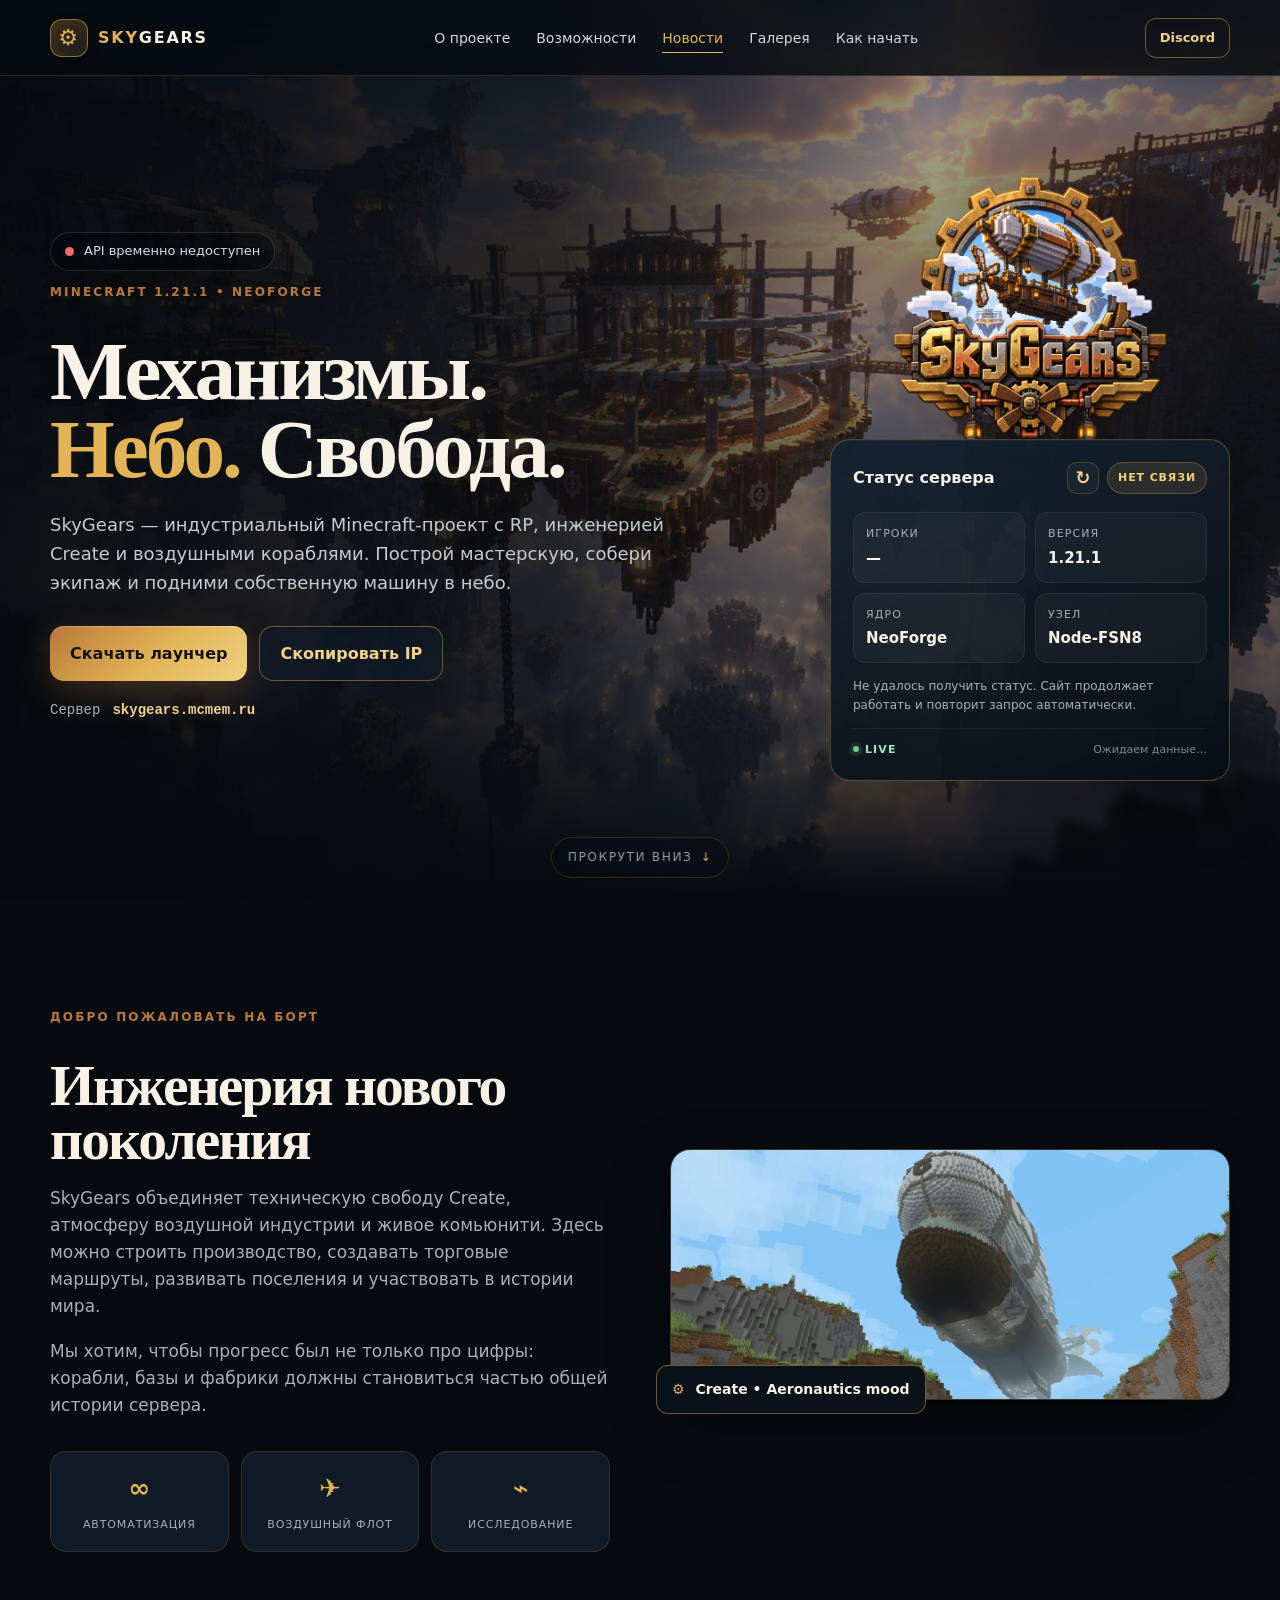
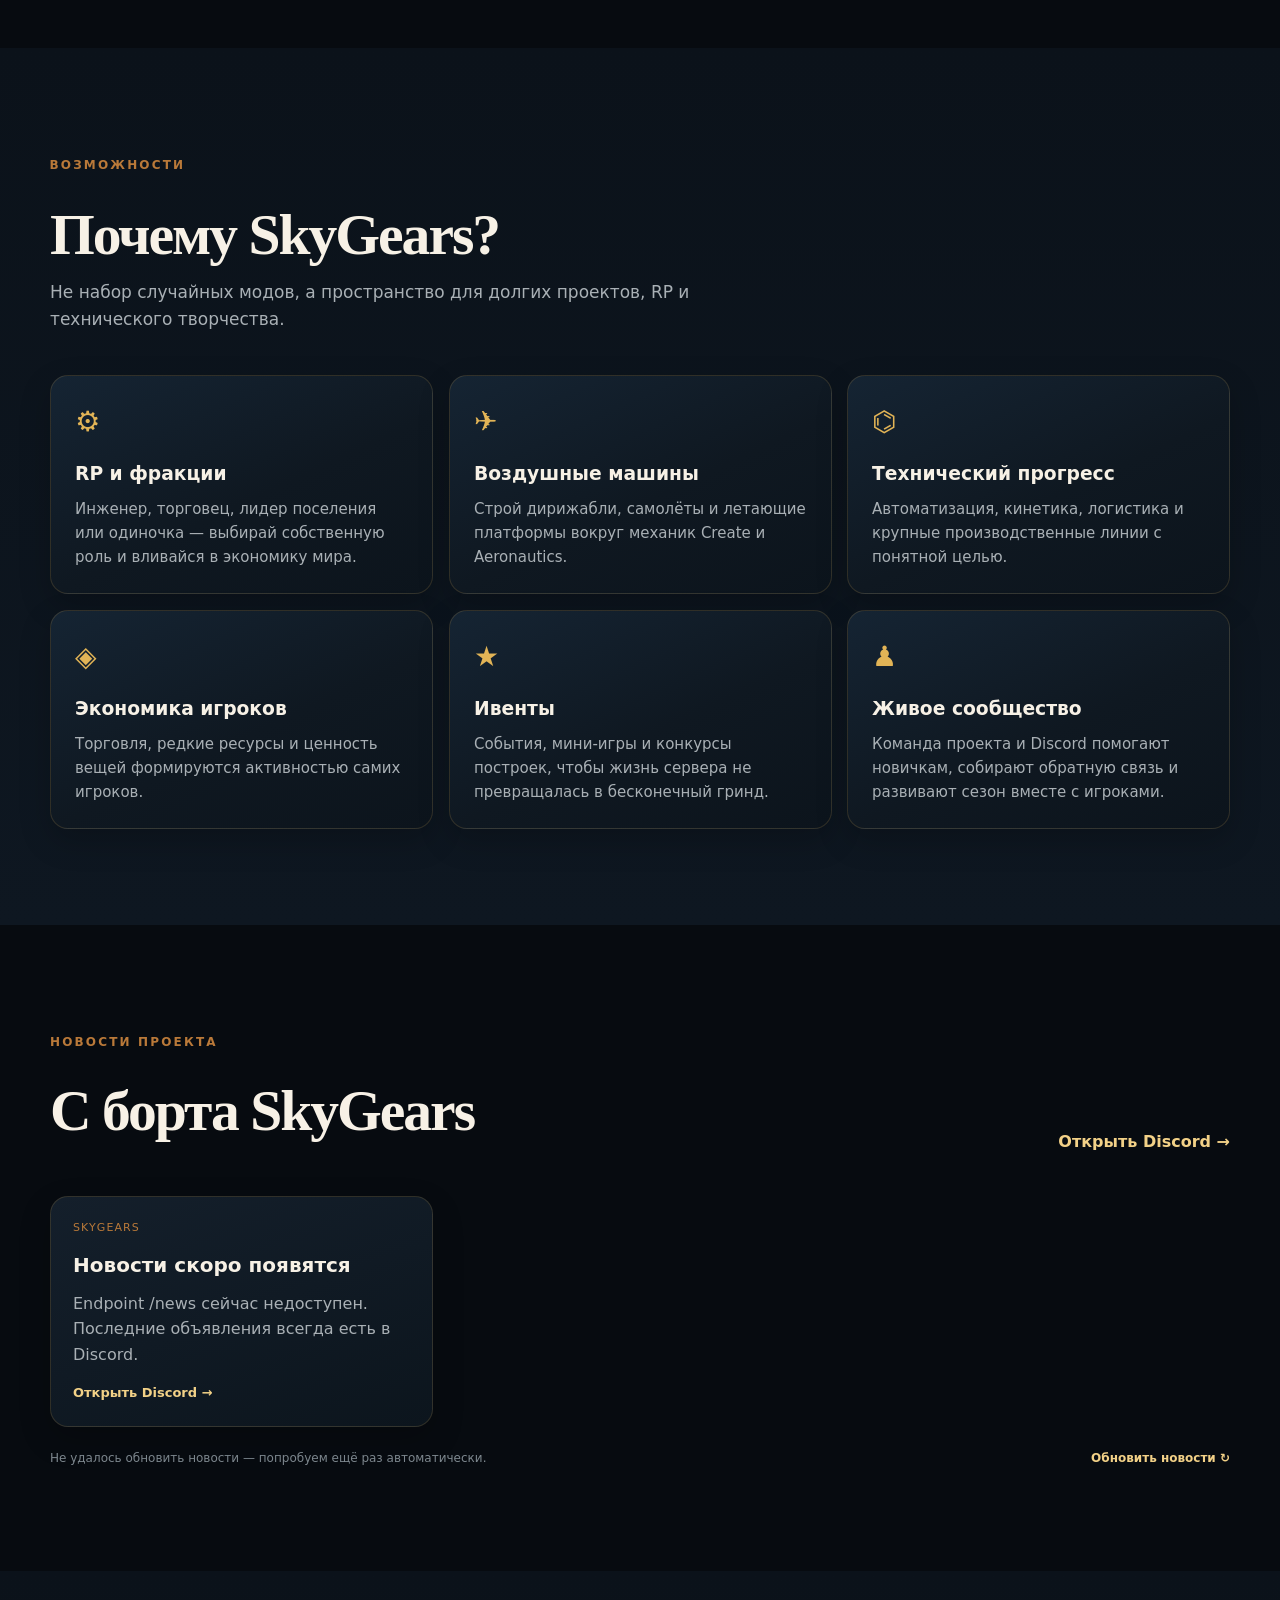
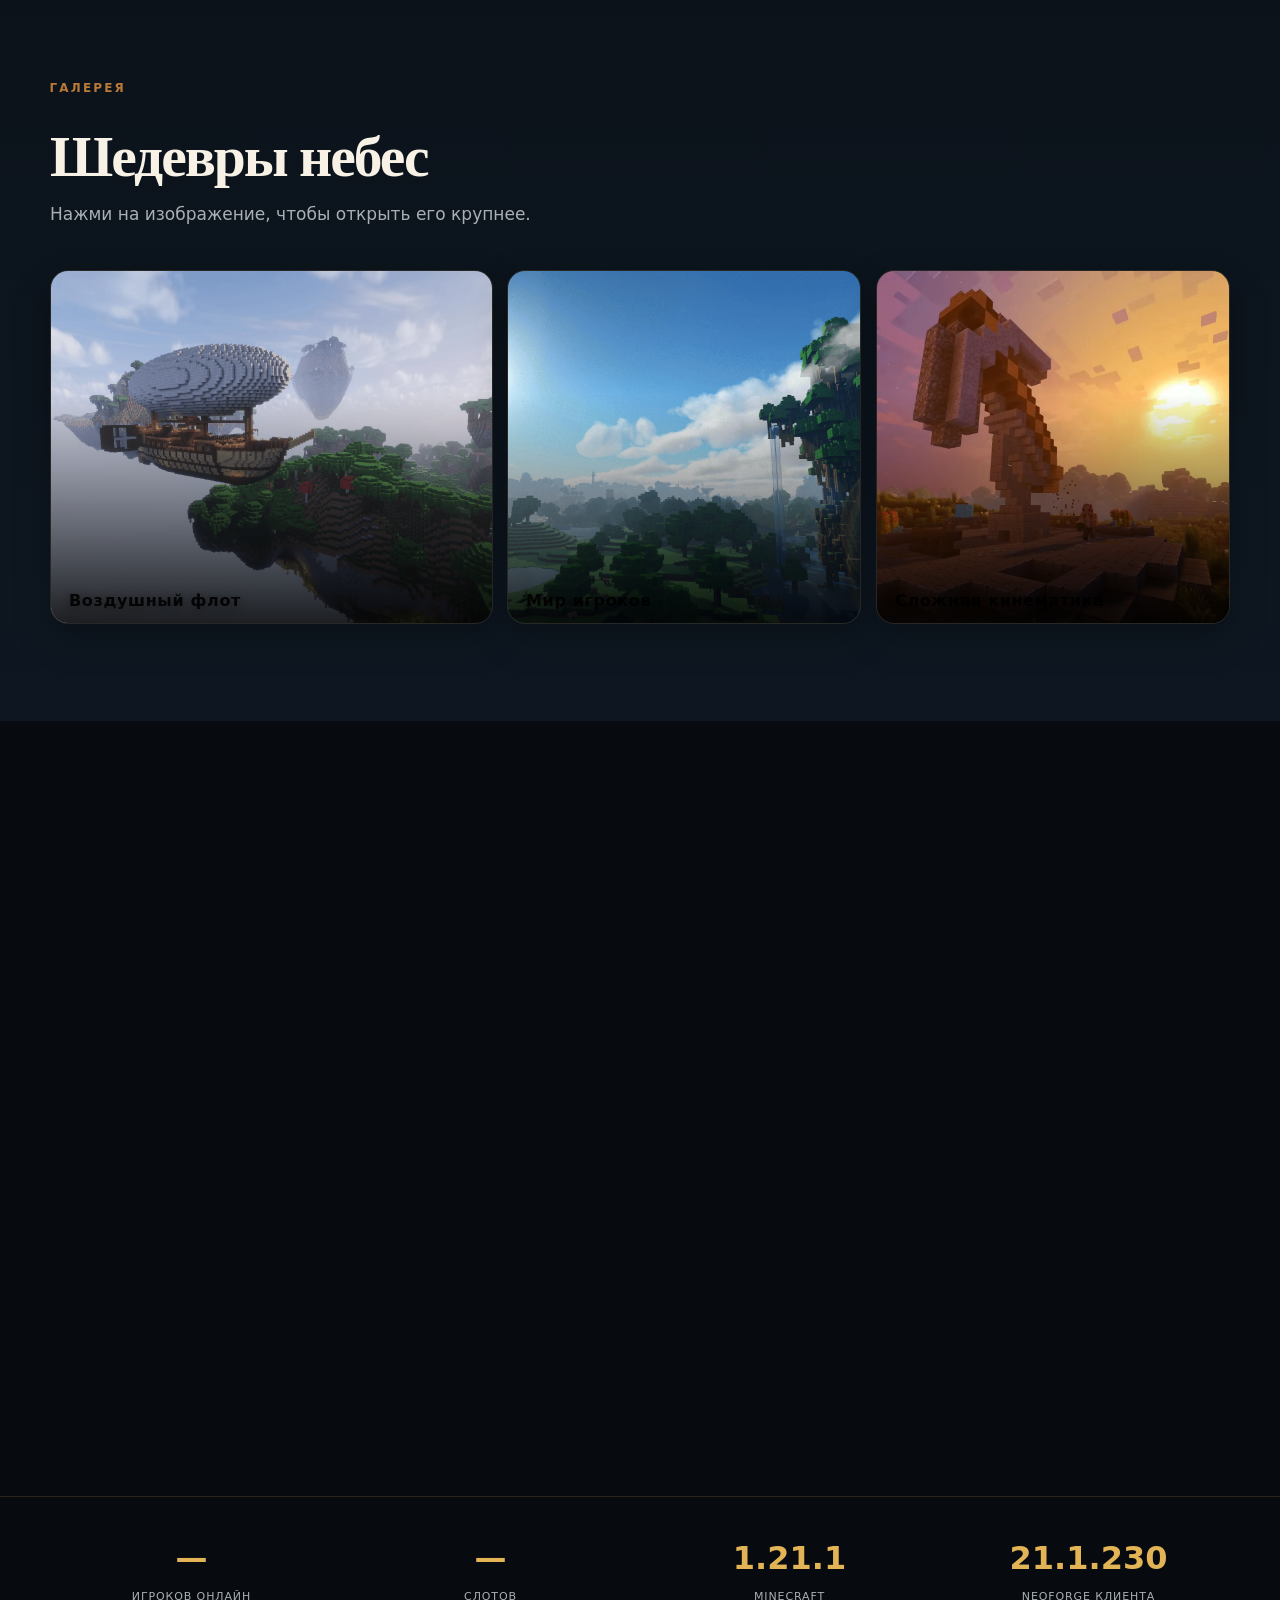
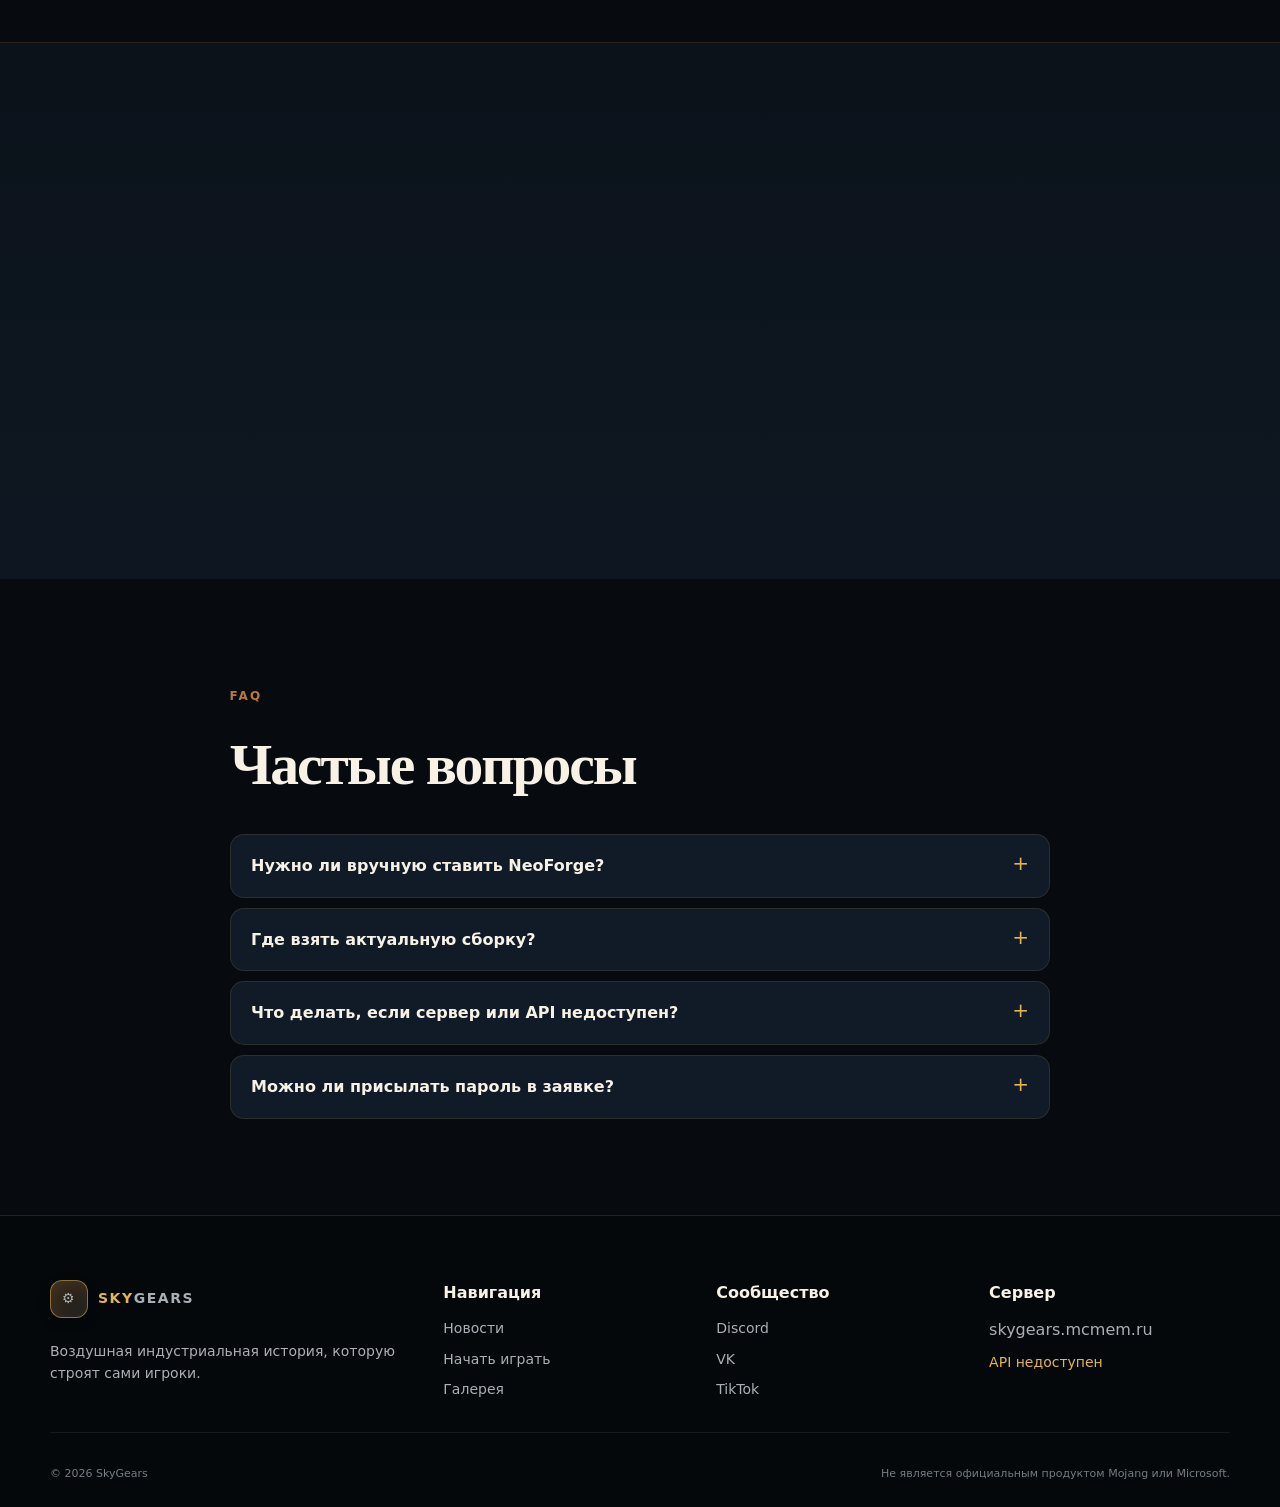
<file: index.html>
<!doctype html>
<html lang="ru">
<head>
  <meta charset="utf-8">
  <meta name="viewport" content="width=device-width,initial-scale=1">
  <meta name="theme-color" content="#0b1119">
  <meta name="robots" content="index,follow,max-image-preview:large">
  <link rel="canonical" href="https://skygears.ru/">
  <meta name="description" content="SkyGears — Minecraft 1.21.1 NeoForge сервер про инженерию, воздушные корабли, Create и приключения среди облаков.">
  <meta property="og:title" content="SkyGears — воздушная индустриальная империя">
  <meta property="og:description" content="Строй механизмы, поднимай в небо корабли и развивай свою империю на SkyGears.">
  <meta property="og:type" content="website">
  <meta property="og:url" content="https://skygears.ru/">
  <meta property="og:image" content="https://skygears.ru/assets/background.webp">
  <meta name="twitter:card" content="summary_large_image">
  <meta name="twitter:title" content="SkyGears — Minecraft 1.21.1 NeoForge">
  <meta name="twitter:description" content="Инженерия Create, воздушные корабли и живой мир SkyGears.">
  <meta name="twitter:image" content="https://skygears.ru/assets/background.webp">
  <title>SkyGears — Minecraft 1.21.1 NeoForge</title>
  <link rel="icon" href="assets/skygears.ico">
  <link rel="manifest" href="site.webmanifest">
  <link rel="stylesheet" href="styles.css?v=350">
  <script type="application/ld+json">
  {
    "@context": "https://schema.org",
    "@type": "WebSite",
    "name": "SkyGears",
    "url": "https://skygears.ru/",
    "description": "Minecraft 1.21.1 NeoForge проект с Create, воздушными кораблями и инженерией.",
    "sameAs": [
      "https://discord.gg/nk5Z2vS2nE",
      "https://vk.ru/skygears",
      "https://www.tiktok.com/@skygears1"
    ]
  }
  </script>
  <script src="config.js?v=350" defer></script>
  <script src="script.js?v=350" defer></script>
</head>
<body>
  <div class="page-loader" id="page-loader">
    <div class="loader-inner">
      <div class="loader-gear">⚙</div>
      <div class="loader-bar"><span></span></div>
      <p>Загрузка SkyGears…</p>
    </div>
  </div>
  <canvas id="particles" class="particles-canvas" aria-hidden="true"></canvas>

  <header class="topbar" id="top">
    <div class="container nav-wrap">
      <a class="brand" href="#top" id="brand-top" aria-label="SkyGears — наверх">
        <span class="brand-gear">⚙</span>
        <span class="brand-text"><b>SKY</b>GEARS</span>
      </a>

      <nav class="desktop-nav" aria-label="Основная навигация">
        <a href="#about">О проекте</a>
        <a href="#features">Возможности</a>
        <a href="#news">Новости</a>
        <a href="#gallery">Галерея</a>
        <a href="#start">Как начать</a>
      </nav>

      <div class="nav-actions">
        <a class="button button-small button-outline" data-discord-link target="_blank" rel="noopener noreferrer">Discord</a>
        <button class="menu-button" id="menu-button" type="button" aria-label="Открыть меню" aria-expanded="false">☰</button>
      </div>
    </div>
    <nav class="mobile-nav" id="mobile-nav" aria-label="Мобильная навигация">
      <a href="#about">О проекте</a>
      <a href="#features">Возможности</a>
      <a href="#news">Новости</a>
      <a href="#gallery">Галерея</a>
      <a href="#start">Как начать</a>
      <a data-discord-link target="_blank" rel="noopener noreferrer">Discord</a>
    </nav>
  </header>

  <main>
    <section class="hero">
      <div class="hero-overlay"></div>
      <div class="container hero-grid">
        <div class="hero-copy reveal">
          <div class="eyebrow"><span class="pulse-dot" id="hero-status-dot"></span><span id="hero-status-text">Проверяем сервер…</span></div>
          <p class="kicker">MINECRAFT 1.21.1 • NEOFORGE</p>
          <h1>Механизмы.<br><span>Небо.</span> Свобода.</h1>
          <p class="hero-lead">SkyGears — индустриальный Minecraft-проект с RP, инженерией Create и воздушными кораблями. Построй мастерскую, собери экипаж и подними собственную машину в небо.</p>
          <div class="hero-buttons">
            <button class="button button-primary" id="download-launcher">Скачать лаунчер</button>
            <button class="button button-secondary" id="copy-server">Скопировать IP</button>
          </div>
          <div class="server-address"><span>Сервер</span><strong id="server-address">skygears.mcmem.ru</strong></div>
        </div>

        <aside class="hero-panel reveal" aria-label="Статус SkyGears">
          <img src="assets/logo.webp" alt="SkyGears" class="hero-logo">
          <div class="status-card">
            <div class="status-head">
              <span>Статус сервера</span>
              <div class="status-actions">
                <button class="status-refresh" id="status-refresh" type="button" aria-label="Обновить статус" title="Обновить статус">↻</button>
                <span class="status-pill loading" id="status-pill">Проверка</span>
              </div>
            </div>
            <div class="status-grid">
              <div><small>Игроки</small><strong id="players-value">—</strong></div>
              <div><small>Версия</small><strong id="version-value">1.21.1</strong></div>
              <div><small>Ядро</small><strong id="loader-value">NeoForge</strong></div>
              <div><small>Узел</small><strong id="node-value">—</strong></div>
            </div>
            <p class="status-note" id="status-note">Получаем данные через SkyGears API…</p>
            <div class="status-meta">
              <span class="live-mark"><i></i> LIVE</span>
              <span id="status-updated" aria-live="polite">Ожидаем данные…</span>
            </div>
          </div>
        </aside>
      </div>
      <a class="hero-scroll" href="#about" id="scroll-down" aria-label="Прокрутить вниз к разделу О проекте">
        Прокрути вниз <span>↓</span>
      </a>
    </section>

    <section class="section" id="about">
      <div class="container two-col">
        <div class="reveal">
          <p class="section-label">Добро пожаловать на борт</p>
          <h2>Инженерия нового поколения</h2>
          <p class="section-text">SkyGears объединяет техническую свободу Create, атмосферу воздушной индустрии и живое комьюнити. Здесь можно строить производство, создавать торговые маршруты, развивать поселения и участвовать в истории мира.</p>
          <p class="section-text">Мы хотим, чтобы прогресс был не только про цифры: корабли, базы и фабрики должны становиться частью общей истории сервера.</p>
          <div class="mini-stats">
            <div><b>∞</b><span>Автоматизация</span></div>
            <div><b>✈</b><span>Воздушный флот</span></div>
            <div><b>⌁</b><span>Исследование</span></div>
          </div>
        </div>
        <figure class="image-frame reveal">
          <img src="assets/about-airship.webp" alt="Воздушный корабль SkyGears" loading="lazy">
          <figcaption><span>⚙</span> Create • Aeronautics mood</figcaption>
        </figure>
      </div>
    </section>

    <section class="section section-alt" id="features">
      <div class="container">
        <div class="section-heading reveal">
          <p class="section-label">Возможности</p>
          <h2>Почему SkyGears?</h2>
          <p>Не набор случайных модов, а пространство для долгих проектов, RP и технического творчества.</p>
        </div>
        <div class="feature-grid">
          <article class="feature-card reveal"><span>⚙</span><h3>RP и фракции</h3><p>Инженер, торговец, лидер поселения или одиночка — выбирай собственную роль и вливайся в экономику мира.</p></article>
          <article class="feature-card reveal"><span>✈</span><h3>Воздушные машины</h3><p>Строй дирижабли, самолёты и летающие платформы вокруг механик Create и Aeronautics.</p></article>
          <article class="feature-card reveal"><span>⌬</span><h3>Технический прогресс</h3><p>Автоматизация, кинетика, логистика и крупные производственные линии с понятной целью.</p></article>
          <article class="feature-card reveal"><span>◈</span><h3>Экономика игроков</h3><p>Торговля, редкие ресурсы и ценность вещей формируются активностью самих игроков.</p></article>
          <article class="feature-card reveal"><span>★</span><h3>Ивенты</h3><p>События, мини-игры и конкурсы построек, чтобы жизнь сервера не превращалась в бесконечный гринд.</p></article>
          <article class="feature-card reveal"><span>♟</span><h3>Живое сообщество</h3><p>Команда проекта и Discord помогают новичкам, собирают обратную связь и развивают сезон вместе с игроками.</p></article>
        </div>
      </div>
    </section>

    <section class="section" id="news">
      <div class="container">
        <div class="section-heading section-heading-row reveal">
          <div>
            <p class="section-label">Новости проекта</p>
            <h2>С борта SkyGears</h2>
          </div>
          <a class="text-link" data-discord-link target="_blank" rel="noopener noreferrer">Открыть Discord →</a>
        </div>
        <div class="news-grid" id="news-grid" aria-live="polite">
          <article class="news-card skeleton"><div></div><div></div><div></div></article>
          <article class="news-card skeleton"><div></div><div></div><div></div></article>
          <article class="news-card skeleton"><div></div><div></div><div></div></article>
        </div>
        <div class="news-meta">
          <p class="api-hint" id="news-hint">Новости загружаются из канала Discord через SkyGears API.</p>
          <button class="text-button" id="news-refresh" type="button">Обновить новости ↻</button>
        </div>
      </div>
    </section>

    <section class="section section-alt" id="gallery">
      <div class="container">
        <div class="section-heading reveal">
          <p class="section-label">Галерея</p>
          <h2>Шедевры небес</h2>
          <p>Нажми на изображение, чтобы открыть его крупнее.</p>
        </div>
        <div class="gallery-grid">
          <button class="gallery-item reveal" data-lightbox="assets/gallery-airship.webp" aria-label="Открыть скриншот воздушного корабля">
            <img src="assets/gallery-airship.webp" alt="Воздушный корабль" loading="lazy"><span>Воздушный флот</span>
          </button>
          <button class="gallery-item reveal" data-lightbox="assets/gallery-build.webp" aria-label="Открыть скриншот построек">
            <img src="assets/gallery-build.webp" alt="Постройки игроков" loading="lazy"><span>Мир игроков</span>
          </button>
          <button class="gallery-item reveal" data-lightbox="assets/gallery-machinery.webp" aria-label="Открыть скриншот механизмов">
            <img src="assets/gallery-machinery.webp" alt="Механизмы Create" loading="lazy"><span>Сложная кинематика</span>
          </button>
        </div>
      </div>
    </section>

    <section class="section" id="start">
      <div class="container start-layout">
        <div class="reveal">
          <p class="section-label">Старт за несколько минут</p>
          <h2>Как начать играть</h2>
          <p class="section-text">Теперь ручная установка Minecraft и NeoForge не нужна: этим занимается наш лаунчер.</p>
          <ol class="steps">
            <li><span>01</span><div><h3>Скачай SkyGears Launcher</h3><p>Установи или распакуй актуальную Windows-версию лаунчера.</p></div></li>
            <li><span>02</span><div><h3>Введи игровой ник</h3><p>Лаунчер создаст локальный профиль и подготовит игровую папку.</p></div></li>
            <li><span>03</span><div><h3>Обнови сборку</h3><p>Нажми «Обновить сборку», чтобы получить актуальные моды и конфигурацию.</p></div></li>
            <li><span>04</span><div><h3>Нажми «Играть»</h3><p>Лаунчер запустит Minecraft 1.21.1 NeoForge и подключит тебя к SkyGears.</p></div></li>
          </ol>
          <div class="inline-actions">
            <button class="button button-primary" id="download-launcher-secondary">Скачать лаунчер</button>
            <button class="button button-secondary" id="download-pack">Сборка вручную</button>
          </div>
        </div>

        <aside class="join-card reveal">
          <img src="assets/logo.webp" alt="SkyGears" loading="lazy">
          <h3>Хочешь на проект?</h3>
          <p>Подай заявку. Ответы отправляются через наш Worker в закрытый канал команды — без публикации webhook-адреса на сайте.</p>
          <button class="button button-primary" id="open-application">Подать заявку</button>
          <a class="button button-secondary" data-discord-link target="_blank" rel="noopener noreferrer">Вступить в Discord</a>
        </aside>
      </div>
    </section>

    <section class="stats-strip" aria-label="Параметры сервера">
      <div class="container stats-grid">
        <div><strong id="stat-online">—</strong><span>Игроков онлайн</span></div>
        <div><strong id="stat-max">—</strong><span>Слотов</span></div>
        <div><strong>1.21.1</strong><span>Minecraft</span></div>
        <div><strong>21.1.230</strong><span>NeoForge клиента</span></div>
      </div>
    </section>

    <section class="section section-alt" id="team">
      <div class="container">
        <div class="section-heading reveal"><p class="section-label">Команда</p><h2>Люди за механизмами</h2></div>
        <div class="team-grid">
          <article class="team-card reveal"><div>👑</div><h3>JhoanDorri</h3><p>Основатель • дизайн и развитие мира</p></article>
          <article class="team-card reveal"><div>🔧</div><h3>Aram_755</h3><p>Основатель • разработка и техническая часть</p></article>
          <article class="team-card reveal"><div>🛡</div><h3>Команда SkyGears</h3><p>Модерация • помощь игрокам • ивенты</p></article>
        </div>
      </div>
    </section>

    <section class="section" id="faq">
      <div class="container narrow">
        <div class="section-heading reveal"><p class="section-label">FAQ</p><h2>Частые вопросы</h2></div>
        <div class="faq-list">
          <details class="reveal"><summary>Нужно ли вручную ставить NeoForge?</summary><p>Нет. Актуальный SkyGears Launcher устанавливает Minecraft и NeoForge сам.</p></details>
          <details class="reveal"><summary>Где взять актуальную сборку?</summary><p>Основной вариант — обновление через лаунчер. Ручную сборку мы оставили как запасной способ.</p></details>
          <details class="reveal"><summary>Что делать, если сервер или API недоступен?</summary><p>Лаунчер и сайт покажут состояние API. Если проблема длительная, проверь новости в Discord.</p></details>
          <details class="reveal"><summary>Можно ли присылать пароль в заявке?</summary><p>Нет. Никогда не отправляй пароль Minecraft, Discord или панели. Для заявки он не нужен.</p></details>
        </div>
      </div>
    </section>
  </main>

  <footer class="footer">
    <div class="container footer-grid">
      <div><a class="brand" href="#top"><span class="brand-gear">⚙</span><span><b>SKY</b>GEARS</span></a><p>Воздушная индустриальная история, которую строят сами игроки.</p></div>
      <div><strong>Навигация</strong><a href="#news">Новости</a><a href="#start">Начать играть</a><a href="#gallery">Галерея</a></div>
      <div><strong>Сообщество</strong><a data-discord-link target="_blank" rel="noopener noreferrer">Discord</a><a href="https://vk.ru/skygears" target="_blank" rel="noopener noreferrer">VK</a><a href="https://www.tiktok.com/@skygears1" target="_blank" rel="noopener noreferrer">TikTok</a></div>
      <div><strong>Сервер</strong><button class="footer-copy" id="footer-copy-server">skygears.mcmem.ru</button><span class="footer-state" id="footer-state">Проверка…</span></div>
    </div>
    <div class="container footer-bottom"><span>© 2026 SkyGears</span><span>Не является официальным продуктом Mojang или Microsoft.</span></div>
  </footer>

  <div class="modal" id="lightbox" aria-hidden="true">
    <button class="modal-close" data-close-lightbox aria-label="Закрыть">×</button>
    <img id="lightbox-image" alt="Скриншот SkyGears">
  </div>

  <div class="modal" id="application-modal" aria-hidden="true">
    <div class="modal-card application-card" role="dialog" aria-modal="true" aria-labelledby="application-title">
      <button class="modal-close inside" id="close-application" type="button" aria-label="Закрыть">×</button>
      <p class="section-label">Заявка на проект</p>
      <h2 id="application-title">Добро пожаловать на SkyGears</h2>
      <p class="modal-intro">Проходка: <strong>200 ₽ / месяц</strong>. Перед отправкой вступи в Discord SkyGears и разреши личные сообщения от участников сервера — бот пришлёт подтверждение и итог по заявке автоматически. Не отправляй пароли и платёжные данные.</p>
      <form id="application-form">
        <div class="form-grid">
          <label>Ник Minecraft *<input name="nickname" autocomplete="off" maxlength="32" required></label>
          <label>Возраст *<input name="age" type="number" min="10" max="99" required></label>
          <label class="full">Ссылка на профиль Discord *
            <input name="discordProfile" type="url" maxlength="120" inputmode="url" placeholder="https://discord.com/users/123456789012345678" required>
            <small class="field-hint">Нужна ссылка вида <b>discord.com/users/ID</b>. Она нужна боту, чтобы автоматически сообщить результат заявки.</small>
          </label>
          <label class="full">Опыт на приватных серверах<textarea name="experience" maxlength="600" rows="3"></textarea></label>
          <label class="full">Сколько времени готов уделять проекту?<input name="playtime" maxlength="200"></label>
          <label class="full">Что хочешь реализовать на SkyGears?<textarea name="plans" maxlength="800" rows="3"></textarea></label>
          <label class="full">Есть ли YouTube / Twitch? Планируешь контент?<input name="content" maxlength="300"></label>
          <label class="full">Откуда узнал о проекте?<input name="source" maxlength="300"></label>
          <label class="full">Почему выбрал SkyGears?<textarea name="reason" maxlength="800" rows="4"></textarea></label>
          <label class="honeypot" aria-hidden="true">Сайт<input name="website" tabindex="-1" autocomplete="off"></label>
        </div>
        <button class="button button-primary full-width" type="submit" id="application-submit">Отправить заявку</button>
        <p class="form-status" id="application-status" aria-live="polite"></p>
      </form>
    </div>
  </div>

  <div class="toast" id="toast" role="status" aria-live="polite"></div>
</body>
</html>
</file>
<file: styles.css>
/* ============================================================
   SKYGEARS — polished styles
   ============================================================ */

:root {
  --bg: #070b10;
  --bg2: #0c141d;
  --panel: #101b27;
  --panel2: #152332;
  --line: rgba(226, 180, 86, 0.16);
  --text: #f7f1e6;
  --muted: #a9b0b5;
  --copper: #b97939;
  --gold: #e2b456;
  --gold2: #f2d187;
  --green: #69d18d;
  --red: #ee6b6e;
  --shadow: 0 24px 60px rgba(0, 0, 0, 0.42);
  --shadow-3d: 0 30px 60px rgba(0, 0, 0, 0.45), 0 12px 24px rgba(0, 0, 0, 0.25);
  --radius: 20px;
  --radius-sm: 14px;
  --ease: cubic-bezier(0.22, 1, 0.36, 1);
  --nav-h: 76px;
  --glow-x: 50%;
  --glow-y: 50%;
}

*,
*::before,
*::after {
  box-sizing: border-box;
}

html {
  scroll-behavior: smooth;
}

body {
  margin: 0;
  background: var(--bg);
  color: var(--text);
  font-family: Inter, ui-sans-serif, system-ui, -apple-system, "Segoe UI", sans-serif;
  line-height: 1.6;
  overflow-x: hidden;
}

body::before {
  content: "";
  position: fixed;
  inset: 0;
  pointer-events: none;
  z-index: -1;
  background:
    radial-gradient(ellipse 80% 50% at 15% 0%, rgba(185, 121, 57, 0.14), transparent 50%),
    radial-gradient(ellipse 60% 40% at 90% 20%, rgba(226, 180, 86, 0.08), transparent 45%),
    radial-gradient(ellipse 50% 40% at 50% 100%, rgba(105, 150, 200, 0.04), transparent 50%);
}

/* 3D scene helpers */
.tilt-scene {
  perspective: 1200px;
}

.tilt-card {
  transform-style: preserve-3d;
  will-change: transform;
  transition: transform 0.35s var(--ease), box-shadow 0.35s var(--ease), border-color 0.3s;
}

.tilt-card.is-tilting {
  transition: transform 0.08s linear, box-shadow 0.2s var(--ease), border-color 0.2s;
  z-index: 2;
  box-shadow: var(--shadow-3d) !important;
  border-color: rgba(226, 180, 86, 0.4) !important;
}

.tilt-card.is-tilting::before {
  content: "";
  position: absolute;
  inset: 0;
  border-radius: inherit;
  pointer-events: none;
  background: radial-gradient(
    circle at var(--glow-x) var(--glow-y),
    rgba(226, 180, 86, 0.14),
    transparent 55%
  );
  z-index: 1;
}

button,
input,
textarea {
  font: inherit;
}

button,
a {
  -webkit-tap-highlight-color: transparent;
}

a {
  color: inherit;
  text-decoration: none;
}

img {
  display: block;
  max-width: 100%;
}

:focus-visible {
  outline: 2px solid var(--gold);
  outline-offset: 3px;
}

/* ============================================================
   Page loader
   ============================================================ */
.page-loader {
  position: fixed;
  inset: 0;
  z-index: 200;
  display: grid;
  place-items: center;
  background: radial-gradient(ellipse at center, #121a24 0%, #070b10 70%);
  transition: opacity 0.6s var(--ease), visibility 0.6s;
}

.page-loader.is-done {
  opacity: 0;
  visibility: hidden;
  pointer-events: none;
}

.loader-inner {
  text-align: center;
  color: var(--muted);
}

.loader-gear {
  font-size: 48px;
  color: var(--gold);
  animation: loaderSpin 2.2s linear infinite;
  filter: drop-shadow(0 0 18px rgba(226, 180, 86, 0.35));
  margin-bottom: 18px;
}

.loader-bar {
  width: 180px;
  height: 4px;
  margin: 0 auto 14px;
  border-radius: 999px;
  background: rgba(255, 255, 255, 0.08);
  overflow: hidden;
}

.loader-bar span {
  display: block;
  height: 100%;
  width: 42%;
  border-radius: inherit;
  background: linear-gradient(90deg, var(--copper), var(--gold));
  animation: loaderBar 1.1s ease-in-out infinite;
}

.loader-inner p {
  margin: 0;
  font-size: 12px;
  letter-spacing: 0.14em;
  text-transform: uppercase;
}

@keyframes loaderSpin {
  to { transform: rotate(360deg); }
}

@keyframes loaderBar {
  0% { transform: translateX(-130%); }
  100% { transform: translateX(320%); }
}

/* Particles */
.particles-canvas {
  position: fixed;
  inset: 0;
  width: 100%;
  height: 100%;
  pointer-events: none;
  z-index: 0;
  opacity: 0.5;
}

body > header,
body > main,
body > footer {
  position: relative;
  z-index: 1;
}

body > header.topbar { z-index: 50; }
body > .modal { z-index: 100; }
body > .toast { z-index: 120; }
body > .page-loader { z-index: 200; }

/* ============================================================
   Layout
   ============================================================ */
.container {
  width: min(1180px, calc(100% - 40px));
  margin-inline: auto;
}

.narrow {
  width: min(820px, calc(100% - 40px));
  margin-inline: auto;
}

/* ============================================================
   Navigation
   ============================================================ */
.topbar {
  position: fixed;
  z-index: 50;
  inset: 0 0 auto;
  height: var(--nav-h);
  background: rgba(7, 11, 16, 0.82);
  backdrop-filter: blur(20px) saturate(1.2);
  border-bottom: 1px solid var(--line);
  transition: background 0.25s var(--ease), box-shadow 0.25s var(--ease), border-color 0.25s;
}

.topbar.scrolled {
  background: rgba(7, 11, 16, 0.94);
  box-shadow: 0 12px 36px rgba(0, 0, 0, 0.35);
  border-bottom-color: rgba(226, 180, 86, 0.22);
}

.nav-wrap {
  height: var(--nav-h);
  display: flex;
  align-items: center;
  justify-content: space-between;
  gap: 24px;
}

.brand {
  display: inline-flex;
  align-items: center;
  gap: 10px;
  font-weight: 900;
  letter-spacing: 0.11em;
}

.brand b {
  color: var(--gold);
}

.brand-gear {
  display: grid;
  place-items: center;
  width: 38px;
  height: 38px;
  border: 1px solid rgba(226, 180, 86, 0.55);
  border-radius: 12px;
  background: linear-gradient(145deg, #3a2a18, #17191d);
  color: var(--gold);
  font-size: 22px;
  box-shadow:
    inset 0 0 20px rgba(226, 180, 86, 0.1),
    0 4px 12px rgba(0, 0, 0, 0.3);
  transition: transform 0.7s var(--ease), box-shadow 0.3s;
  transform-style: preserve-3d;
}

.brand:hover .brand-gear {
  transform: rotateY(180deg) rotateZ(90deg);
  box-shadow:
    inset 0 0 24px rgba(226, 180, 86, 0.18),
    0 6px 16px rgba(185, 121, 57, 0.25);
}

.desktop-nav {
  display: flex;
  gap: 26px;
  font-size: 14px;
  color: #d3d8dc;
}

.desktop-nav a {
  position: relative;
  transition: color 0.2s var(--ease);
}

.desktop-nav a::after {
  content: "";
  position: absolute;
  left: 0;
  bottom: -4px;
  width: 100%;
  height: 1px;
  background: var(--gold);
  transform: scaleX(0);
  transform-origin: right;
  transition: transform 0.3s var(--ease);
}

.desktop-nav a:hover {
  color: var(--gold);
}

.desktop-nav a:hover::after {
  transform: scaleX(1);
  transform-origin: left;
}

.desktop-nav a.active {
  color: var(--gold);
}

.desktop-nav a.active::after {
  transform: scaleX(1);
  transform-origin: left;
}

.footer a {
  transition: color 0.2s var(--ease), transform 0.2s var(--ease);
}

.footer a:hover {
  color: var(--gold);
  transform: translateX(3px);
}

.nav-actions {
  display: flex;
  align-items: center;
  gap: 10px;
}

.menu-button {
  display: none;
  background: transparent;
  border: 0;
  color: white;
  font-size: 28px;
  cursor: pointer;
  line-height: 1;
}

.mobile-nav {
  display: none;
  padding: 0 20px 18px;
  gap: 4px;
  background: rgba(8, 13, 19, 0.98);
  border-bottom: 1px solid var(--line);
}

.mobile-nav.open {
  display: grid;
  animation: slideDown 0.28s var(--ease);
}

.mobile-nav a {
  padding: 12px 0;
  border-bottom: 1px solid rgba(255, 255, 255, 0.06);
}

@keyframes slideDown {
  from {
    opacity: 0;
    transform: translateY(-8px);
  }
  to {
    opacity: 1;
    transform: none;
  }
}

/* ============================================================
   Buttons
   ============================================================ */
.button {
  position: relative;
  border: 0;
  border-radius: var(--radius-sm);
  padding: 14px 20px;
  display: inline-flex;
  align-items: center;
  justify-content: center;
  gap: 9px;
  font-weight: 800;
  cursor: pointer;
  overflow: hidden;
  transition: transform 0.2s var(--ease), filter 0.2s, border-color 0.2s, box-shadow 0.2s;
  background: none;
  color: inherit;
}

.button::after {
  content: "";
  position: absolute;
  inset: 0;
  background: linear-gradient(120deg, transparent 30%, rgba(255, 255, 255, 0.22) 50%, transparent 70%);
  transform: translateX(-120%);
  transition: none;
  pointer-events: none;
}

.button:hover::after {
  animation: shine 0.75s var(--ease);
}

@keyframes shine {
  to {
    transform: translateX(120%);
  }
}

.button:hover {
  transform: translateY(-3px);
  filter: brightness(1.07);
}

.button:active {
  transform: translateY(-1px);
}

.button-primary {
  background: linear-gradient(135deg, var(--copper), var(--gold) 55%, #f0d080);
  color: #12100c;
  box-shadow:
    0 12px 35px rgba(185, 121, 57, 0.28),
    inset 0 1px 0 rgba(255, 255, 255, 0.25);
  text-shadow: 0 1px 0 rgba(255, 255, 255, 0.15);
}

.button-primary:hover {
  box-shadow:
    0 18px 44px rgba(185, 121, 57, 0.4),
    inset 0 1px 0 rgba(255, 255, 255, 0.3);
}

.button-secondary {
  background: rgba(16, 27, 39, 0.72);
  border: 1px solid rgba(226, 180, 86, 0.42);
  color: var(--gold2);
}

.button-outline {
  border: 1px solid rgba(226, 180, 86, 0.45);
  color: var(--gold2);
}

.button-small {
  padding: 9px 14px;
  border-radius: 11px;
  font-size: 13px;
}

.full-width {
  width: 100%;
}

/* ============================================================
   Hero
   ============================================================ */
.hero {
  min-height: 100svh;
  position: relative;
  display: grid;
  align-items: center;
  padding: calc(var(--nav-h) + 48px) 0 70px;
  background: url("assets/background.webp") center / cover no-repeat;
}

.hero-overlay {
  position: absolute;
  inset: 0;
  background:
    linear-gradient(90deg, rgba(6, 10, 15, 0.96) 0%, rgba(6, 10, 15, 0.84) 44%, rgba(6, 10, 15, 0.38) 73%, rgba(6, 10, 15, 0.58) 100%),
    linear-gradient(0deg, var(--bg) 0%, transparent 24%);
}

.hero-grid {
  position: relative;
  z-index: 1;
  display: grid;
  grid-template-columns: 1.15fr 0.85fr;
  gap: 60px;
  align-items: center;
}

/* Hero entrance on first load (skip scroll-reveal on hero) */
.hero .reveal {
  opacity: 1;
  transform: none;
  transition: none;
}

.hero-copy > * {
  opacity: 0;
  transform: translateY(22px);
  animation: heroIn 0.8s var(--ease) forwards;
}

.hero-copy > *:nth-child(1) { animation-delay: 0.05s; }
.hero-copy > *:nth-child(2) { animation-delay: 0.15s; }
.hero-copy > *:nth-child(3) { animation-delay: 0.25s; }
.hero-copy > *:nth-child(4) { animation-delay: 0.35s; }
.hero-copy > *:nth-child(5) { animation-delay: 0.45s; }
.hero-copy > *:nth-child(6) { animation-delay: 0.55s; }

@keyframes heroIn {
  to {
    opacity: 1;
    transform: none;
  }
}

.eyebrow {
  display: inline-flex;
  align-items: center;
  gap: 10px;
  padding: 8px 14px;
  border: 1px solid rgba(255, 255, 255, 0.12);
  background: rgba(4, 8, 12, 0.48);
  border-radius: 999px;
  font-size: 13px;
  color: #d7dde1;
}

.pulse-dot {
  width: 9px;
  height: 9px;
  border-radius: 50%;
  background: #b8bec3;
  flex-shrink: 0;
}

.pulse-dot.online {
  background: var(--green);
  animation: pulse 2s infinite;
}

.pulse-dot.offline {
  background: var(--red);
}

@keyframes pulse {
  70% {
    box-shadow: 0 0 0 10px rgba(105, 209, 141, 0);
  }
  100% {
    box-shadow: 0 0 0 0 rgba(105, 209, 141, 0);
  }
}

.kicker,
.section-label {
  font-size: 12px;
  letter-spacing: 0.18em;
  text-transform: uppercase;
  color: var(--copper);
  font-weight: 900;
}

.hero h1,
.section h2 {
  margin: 0.35em 0 0.28em;
  font-family: Georgia, "Times New Roman", serif;
  line-height: 0.94;
  letter-spacing: -0.035em;
}

.hero h1 {
  font-size: clamp(48px, 6.5vw, 88px);
  max-width: 800px;
}

.hero h1 span {
  color: var(--gold);
}

.hero-lead {
  max-width: 680px;
  font-size: 18px;
  color: #c5cbd0;
  margin: 0;
}

.hero-buttons {
  display: flex;
  flex-wrap: wrap;
  gap: 12px;
  margin: 28px 0 18px;
}

.server-address {
  display: flex;
  gap: 12px;
  align-items: center;
  font-family: ui-monospace, SFMono-Regular, Consolas, monospace;
  color: var(--muted);
  font-size: 14px;
}

.server-address strong {
  color: var(--gold2);
}

/* Status card */
.hero-panel {
  justify-self: end;
  width: min(100%, 400px);
  opacity: 0;
  transform: translateY(28px) scale(0.98);
  animation: heroIn 0.9s var(--ease) 0.35s forwards;
}

.hero-logo {
  width: 280px;
  margin: 0 auto -14px;
  filter: drop-shadow(0 26px 45px rgba(0, 0, 0, 0.45));
  animation: float 5s ease-in-out infinite;
}

@keyframes float {
  0%, 100% { transform: translateY(0); }
  50% { transform: translateY(-8px); }
}

.status-card {
  position: relative;
  padding: 22px;
  border-radius: var(--radius);
  background: linear-gradient(160deg, rgba(20, 34, 48, 0.96), rgba(8, 14, 20, 0.94));
  border: 1px solid rgba(226, 180, 86, 0.3);
  box-shadow: var(--shadow), inset 0 1px 0 rgba(255, 255, 255, 0.04);
  backdrop-filter: blur(16px);
  overflow: hidden;
  transition: transform 0.35s var(--ease), box-shadow 0.35s, border-color 0.3s;
}

.status-card:not(.is-tilting):hover {
  transform: translateY(-4px);
  box-shadow: var(--shadow-3d);
}

.status-head {
  display: flex;
  justify-content: space-between;
  align-items: center;
  margin-bottom: 18px;
  font-weight: 800;
  gap: 12px;
}

.status-actions {
  display: flex;
  align-items: center;
  gap: 8px;
}

.status-refresh {
  width: 32px;
  height: 32px;
  display: grid;
  place-items: center;
  border: 1px solid rgba(226, 180, 86, 0.24);
  border-radius: 10px;
  background: rgba(255, 255, 255, 0.035);
  color: var(--gold2);
  font-size: 18px;
  line-height: 1;
  cursor: pointer;
  transition: 0.2s var(--ease);
}

.status-refresh:hover {
  border-color: rgba(226, 180, 86, 0.55);
  background: rgba(226, 180, 86, 0.08);
}

.status-refresh.loading {
  animation: spin 0.8s linear infinite;
}

.status-refresh:disabled {
  opacity: 0.65;
  cursor: wait;
}

@keyframes spin {
  to {
    transform: rotate(360deg);
  }
}

.status-pill {
  font-size: 11px;
  text-transform: uppercase;
  letter-spacing: 0.08em;
  padding: 6px 10px;
  border-radius: 999px;
  background: #34404a;
  color: #d5dade;
  white-space: nowrap;
}

.status-pill.online {
  background: rgba(105, 209, 141, 0.13);
  color: #9be6b5;
  border: 1px solid rgba(105, 209, 141, 0.28);
}

.status-pill.offline {
  background: rgba(238, 107, 110, 0.12);
  color: #ff9b9d;
  border: 1px solid rgba(238, 107, 110, 0.28);
}

.status-pill.warning {
  background: rgba(226, 180, 86, 0.12);
  color: #f5cf78;
  border: 1px solid rgba(226, 180, 86, 0.28);
}

.status-grid {
  display: grid;
  grid-template-columns: 1fr 1fr;
  gap: 10px;
}

.status-grid div {
  padding: 12px;
  border-radius: 12px;
  background: rgba(255, 255, 255, 0.035);
  border: 1px solid rgba(255, 255, 255, 0.06);
}

.status-grid small {
  display: block;
  color: var(--muted);
  font-size: 11px;
  text-transform: uppercase;
  letter-spacing: 0.1em;
}

.status-grid strong {
  display: block;
  margin-top: 3px;
  font-size: 15px;
}

.status-note {
  color: var(--muted);
  font-size: 12px;
  margin: 14px 0 0;
}

.status-meta {
  display: flex;
  align-items: center;
  justify-content: space-between;
  gap: 12px;
  margin-top: 12px;
  padding-top: 12px;
  border-top: 1px solid rgba(255, 255, 255, 0.06);
  font-size: 11px;
  color: #7f8990;
}

.status-meta .stale {
  color: #e1aa55;
}

.live-mark {
  display: inline-flex;
  align-items: center;
  gap: 6px;
  color: #9be6b5;
  font-weight: 900;
  letter-spacing: 0.1em;
}

.live-mark i {
  display: block;
  width: 6px;
  height: 6px;
  border-radius: 50%;
  background: var(--green);
  box-shadow: 0 0 0 4px rgba(105, 209, 141, 0.12);
  animation: pulse 2s infinite;
}

.hero-scroll {
  position: absolute;
  z-index: 3;
  bottom: 22px;
  left: 50%;
  transform: translateX(-50%);
  font-size: 12px;
  color: #979fa5;
  text-transform: uppercase;
  letter-spacing: 0.14em;
  display: inline-flex;
  align-items: center;
  gap: 8px;
  padding: 10px 16px;
  border-radius: 999px;
  border: 1px solid rgba(226, 180, 86, 0.18);
  background: rgba(8, 13, 19, 0.45);
  backdrop-filter: blur(8px);
  cursor: pointer;
  transition: color 0.25s, border-color 0.25s, background 0.25s, transform 0.25s;
}

.hero-scroll:hover {
  color: var(--gold2);
  border-color: rgba(226, 180, 86, 0.45);
  background: rgba(16, 24, 32, 0.7);
  transform: translateX(-50%) translateY(-3px);
}

.hero-scroll span {
  color: var(--gold);
  animation: bounce 1.6s ease-in-out infinite;
  display: inline-block;
}

@keyframes bounce {
  0%, 100% { transform: translateY(0); }
  50% { transform: translateY(5px); }
}

/* Text accent animations */
.section-label {
  display: inline-block;
  position: relative;
}

.reveal.visible .section-label {
  animation: labelIn 0.6s var(--ease) both;
}

@keyframes labelIn {
  from {
    opacity: 0;
    letter-spacing: 0.32em;
    transform: translateY(8px);
  }
  to {
    opacity: 1;
    letter-spacing: 0.18em;
    transform: none;
  }
}

.reveal.visible h2 {
  animation: titleIn 0.7s var(--ease) 0.08s both;
}

@keyframes titleIn {
  from {
    opacity: 0;
    transform: translateY(16px);
    filter: blur(4px);
  }
  to {
    opacity: 1;
    transform: none;
    filter: none;
  }
}

/* Button pulse ring on primary */
.button-primary {
  animation: btnIdle 3.5s ease-in-out infinite;
}

@keyframes btnIdle {
  0%, 100% { box-shadow: 0 12px 35px rgba(185, 121, 57, 0.28), inset 0 1px 0 rgba(255, 255, 255, 0.25); }
  50% { box-shadow: 0 14px 42px rgba(185, 121, 57, 0.42), inset 0 1px 0 rgba(255, 255, 255, 0.3); }
}

.button.is-pressed {
  transform: scale(0.96) !important;
}

/* ============================================================
   Sections
   ============================================================ */
.section {
  padding: 96px 0;
}

.section-alt {
  background: linear-gradient(180deg, #0b121a, #0e1721);
}

.two-col {
  display: grid;
  grid-template-columns: 1fr 1fr;
  gap: 60px;
  align-items: center;
}

.section h2 {
  font-size: clamp(38px, 4.5vw, 60px);
}

.section-text {
  font-size: 17px;
  color: var(--muted);
  max-width: 700px;
}

.section-heading {
  max-width: 720px;
  margin-bottom: 42px;
}

.section-heading > p:last-child {
  color: var(--muted);
  font-size: 17px;
}

.section-heading-row {
  max-width: none;
  display: flex;
  align-items: end;
  justify-content: space-between;
  gap: 30px;
}

.text-link {
  color: var(--gold2);
  font-weight: 800;
  white-space: nowrap;
  transition: color 0.2s;
}

.text-link:hover {
  color: var(--gold);
}

/* Mini stats */
.mini-stats {
  display: grid;
  grid-template-columns: repeat(3, 1fr);
  gap: 12px;
  margin-top: 32px;
}

.mini-stats div {
  padding: 16px 12px;
  text-align: center;
  background: var(--panel);
  border: 1px solid rgba(226, 180, 86, 0.15);
  border-radius: 16px;
  transition: transform 0.25s var(--ease), border-color 0.25s;
}

.mini-stats div:hover {
  transform: translateY(-3px);
  border-color: rgba(226, 180, 86, 0.35);
}

.mini-stats b {
  display: block;
  color: var(--gold);
  font-size: 26px;
}

.mini-stats span {
  font-size: 11px;
  color: var(--muted);
  text-transform: uppercase;
  letter-spacing: 0.08em;
}

.image-frame {
  position: relative;
  margin: 0;
}

.image-frame img {
  border-radius: var(--radius);
  border: 1px solid rgba(226, 180, 86, 0.25);
  box-shadow: var(--shadow);
  width: 100%;
  transition: transform 0.5s var(--ease), box-shadow 0.5s;
}

.image-frame:hover img {
  transform: scale(1.02);
  box-shadow: 0 30px 70px rgba(0, 0, 0, 0.45);
}

.image-frame figcaption {
  position: absolute;
  left: -14px;
  bottom: -14px;
  background: #0a1118;
  border: 1px solid rgba(226, 180, 86, 0.46);
  padding: 12px 15px;
  border-radius: 12px;
  font-weight: 800;
  font-size: 14px;
}

.image-frame figcaption span {
  color: var(--gold);
  margin-right: 6px;
}

/* Features */
.feature-grid {
  display: grid;
  grid-template-columns: repeat(3, 1fr);
  gap: 16px;
}

.feature-card {
  position: relative;
  background: linear-gradient(155deg, #152433 0%, #0f1821 55%, #0c141c 100%);
  border: 1px solid rgba(226, 180, 86, 0.16);
  border-radius: 18px;
  padding: 24px;
  overflow: hidden;
  box-shadow: 0 12px 32px rgba(0, 0, 0, 0.2);
  transition: transform 0.28s var(--ease), border-color 0.28s, box-shadow 0.28s;
}

.feature-card:not(.is-tilting):hover {
  transform: translateY(-6px) rotateX(2deg);
  border-color: rgba(226, 180, 86, 0.42);
  box-shadow: var(--shadow-3d);
}

.feature-card > span {
  font-size: 28px;
  color: var(--gold);
  display: inline-block;
  transition: transform 0.3s var(--ease);
}

.feature-card:hover > span {
  transform: scale(1.12);
}

.feature-card h3 {
  margin: 14px 0 8px;
}

.feature-card p {
  margin: 0;
  color: var(--muted);
  font-size: 15px;
}

/* News */
.news-grid {
  display: grid;
  grid-template-columns: repeat(3, 1fr);
  gap: 16px;
}

.news-card {
  position: relative;
  min-height: 220px;
  padding: 22px;
  border-radius: 18px;
  border: 1px solid rgba(226, 180, 86, 0.16);
  background: linear-gradient(160deg, #141f2b, #0c151d);
  display: flex;
  flex-direction: column;
  overflow: hidden;
  box-shadow: 0 12px 32px rgba(0, 0, 0, 0.2);
  transition: transform 0.25s var(--ease), border-color 0.25s, box-shadow 0.25s;
}

.news-card:not(.is-tilting):hover {
  transform: translateY(-5px);
  border-color: rgba(226, 180, 86, 0.35);
  box-shadow: var(--shadow-3d);
}

.news-card .news-date {
  font-size: 11px;
  color: var(--copper);
  text-transform: uppercase;
  letter-spacing: 0.1em;
}

.news-card h3 {
  margin: 12px 0 10px;
  font-size: 20px;
}

.news-card p {
  color: var(--muted);
  margin: 0;
  white-space: pre-line;
}

.news-card img,
.news-image {
  margin: -22px -22px 16px;
  width: calc(100% + 44px);
  height: 150px;
  object-fit: cover;
  border-radius: 18px 18px 0 0;
}

.news-card .news-link {
  margin-top: auto;
  padding-top: 16px;
  color: var(--gold2);
  font-weight: 800;
  font-size: 13px;
}

.news-text {
  display: -webkit-box;
  -webkit-line-clamp: 6;
  -webkit-box-orient: vertical;
  overflow: hidden;
  line-height: 1.55;
  max-height: calc(1.55em * 6);
}

.news-card.expanded .news-text {
  display: block;
  max-height: none;
}

.skeleton {
  overflow: hidden;
  pointer-events: none;
}

.skeleton div {
  height: 14px;
  background: #1b2a36;
  border-radius: 6px;
  margin-bottom: 16px;
  animation: shimmer 1.4s infinite alternate;
}

.skeleton div:nth-child(2) {
  width: 72%;
}

.skeleton div:nth-child(3) {
  width: 45%;
}

@keyframes shimmer {
  to {
    background: #243744;
  }
}

.api-hint {
  font-size: 12px;
  color: #7f8990;
  margin: 0;
}

.news-meta {
  display: flex;
  align-items: center;
  justify-content: space-between;
  gap: 16px;
  margin-top: 16px;
}

.text-button {
  border: 0;
  background: none;
  color: var(--gold2);
  font: inherit;
  font-size: 12px;
  font-weight: 800;
  cursor: pointer;
  padding: 6px 0;
}

.text-button:hover {
  text-decoration: underline;
}

.text-button.loading {
  opacity: 0.55;
  pointer-events: none;
}

/* Gallery */
.gallery-grid {
  display: grid;
  grid-template-columns: 1.25fr 1fr 1fr;
  gap: 14px;
}

.gallery-item {
  position: relative;
  border: 1px solid rgba(226, 180, 86, 0.12);
  background: none;
  padding: 0;
  cursor: pointer;
  border-radius: 18px;
  overflow: hidden;
  min-height: 300px;
  box-shadow: 0 14px 36px rgba(0, 0, 0, 0.28);
  transition: transform 0.35s var(--ease), box-shadow 0.35s, border-color 0.3s;
}

.gallery-item img {
  width: 100%;
  height: 100%;
  object-fit: cover;
  transition: transform 0.55s var(--ease);
}

.gallery-item:not(.is-tilting):hover {
  border-color: rgba(226, 180, 86, 0.35);
  box-shadow: var(--shadow-3d);
}

.gallery-item:hover img,
.gallery-item.is-tilting img {
  transform: scale(1.07);
}

.gallery-item::after {
  content: "";
  position: absolute;
  inset: 0;
  background: linear-gradient(transparent 35%, rgba(0, 0, 0, 0.85));
  transition: opacity 0.3s;
  z-index: 0;
}

.gallery-item span {
  position: absolute;
  z-index: 2;
  left: 18px;
  bottom: 16px;
  font-weight: 900;
  letter-spacing: 0.04em;
  transform: translateY(6px);
  opacity: 0.9;
  text-shadow: 0 2px 12px rgba(0, 0, 0, 0.6);
  transition: transform 0.35s var(--ease), opacity 0.35s;
}

.gallery-item:hover span,
.gallery-item.is-tilting span {
  transform: translateY(0);
  opacity: 1;
}

/* Start / How to play */
.start-layout {
  display: grid;
  grid-template-columns: 1.25fr 0.75fr;
  gap: 56px;
  align-items: start;
}

.steps {
  list-style: none;
  padding: 0;
  margin: 32px 0;
  display: grid;
  gap: 18px;
}

.steps li {
  display: flex;
  gap: 16px;
  align-items: flex-start;
}

.steps > li > span {
  width: 46px;
  height: 46px;
  flex: 0 0 46px;
  display: grid;
  place-items: center;
  border-radius: 12px;
  color: #15110b;
  background: linear-gradient(135deg, var(--copper), var(--gold));
  font-weight: 950;
  font-size: 14px;
}

.steps h3 {
  margin: 0 0 4px;
  font-size: 17px;
}

.steps p {
  margin: 0;
  color: var(--muted);
  font-size: 15px;
}

.inline-actions {
  display: flex;
  gap: 12px;
  flex-wrap: wrap;
}

.join-card {
  position: sticky;
  top: calc(var(--nav-h) + 24px);
  background: linear-gradient(160deg, #1a2836, #0c141d);
  border: 1px solid rgba(226, 180, 86, 0.24);
  border-radius: 22px;
  padding: 26px;
  box-shadow: var(--shadow);
  overflow: hidden;
  transition: transform 0.3s var(--ease), box-shadow 0.3s, border-color 0.3s;
}

.join-card:not(.is-tilting):hover {
  border-color: rgba(226, 180, 86, 0.4);
  box-shadow: var(--shadow-3d);
}

.join-card img {
  width: 200px;
  margin: 0 auto 8px;
}

.join-card h3 {
  font-size: 24px;
  margin: 0 0 8px;
}

.join-card p {
  color: var(--muted);
  font-size: 15px;
  margin: 0 0 8px;
}

.join-card .button {
  width: 100%;
  margin-top: 8px;
}

/* Stats strip */
.stats-strip {
  padding: 36px 0;
  background: #070a0e;
  border-block: 1px solid rgba(226, 180, 86, 0.15);
}

.stats-grid {
  display: grid;
  grid-template-columns: repeat(4, 1fr);
  gap: 16px;
  text-align: center;
}

.stats-grid strong {
  display: block;
  color: var(--gold);
  font-size: 32px;
  font-weight: 900;
  transition: transform 0.3s var(--ease);
}

.stats-grid > div:hover strong {
  transform: scale(1.08);
}

.stats-grid span {
  display: block;
  color: var(--muted);
  font-size: 11px;
  text-transform: uppercase;
  letter-spacing: 0.08em;
  margin-top: 4px;
}

/* Team */
.team-grid {
  display: grid;
  grid-template-columns: repeat(3, 1fr);
  gap: 16px;
}

.team-card {
  position: relative;
  padding: 26px;
  border-radius: 18px;
  background: linear-gradient(165deg, #152231, #101820);
  border: 1px solid rgba(226, 180, 86, 0.16);
  text-align: center;
  overflow: hidden;
  box-shadow: 0 12px 28px rgba(0, 0, 0, 0.2);
  transition: transform 0.25s var(--ease), border-color 0.25s, box-shadow 0.25s;
}

.team-card:not(.is-tilting):hover {
  transform: translateY(-5px);
  border-color: rgba(226, 180, 86, 0.38);
  box-shadow: var(--shadow-3d);
}

.team-card > div {
  font-size: 40px;
  line-height: 1;
}

.team-card h3 {
  margin: 12px 0 4px;
}

.team-card p {
  margin: 0;
  color: var(--muted);
  font-size: 14px;
}

/* FAQ */
.faq-list {
  display: grid;
  gap: 10px;
}

.faq-list details {
  background: var(--panel);
  border: 1px solid rgba(226, 180, 86, 0.13);
  border-radius: 14px;
  padding: 18px 20px;
  transition: border-color 0.2s;
}

.faq-list details[open] {
  border-color: rgba(226, 180, 86, 0.32);
}

.faq-list summary {
  cursor: pointer;
  font-weight: 800;
  list-style: none;
}

.faq-list summary::-webkit-details-marker {
  display: none;
}

.faq-list summary::after {
  content: "+";
  float: right;
  color: var(--gold);
  font-weight: 400;
  font-size: 20px;
  line-height: 1;
  transition: transform 0.2s;
}

.faq-list details[open] summary::after {
  content: "−";
}

.faq-list p {
  color: var(--muted);
  margin: 12px 0 0;
  font-size: 15px;
}

/* Footer */
.footer {
  padding: 64px 0 24px;
  background: #05080b;
  border-top: 1px solid rgba(226, 180, 86, 0.15);
}

.footer-grid {
  display: grid;
  grid-template-columns: 1.5fr 1fr 1fr 1fr;
  gap: 32px;
}

.footer-grid > div {
  display: flex;
  flex-direction: column;
  align-items: flex-start;
  gap: 8px;
}

.footer-grid p,
.footer-grid a,
.footer-grid span,
.footer-copy {
  color: var(--muted);
  font-size: 14px;
}

.footer-grid strong {
  margin-bottom: 4px;
  color: var(--text);
}

.footer-copy {
  border: 0;
  background: none;
  padding: 0;
  cursor: pointer;
  font: inherit;
  color: var(--muted);
}

.footer-copy:hover {
  color: var(--gold);
}

.footer-state {
  color: var(--gold) !important;
}

.footer-bottom {
  display: flex;
  justify-content: space-between;
  gap: 20px;
  padding-top: 32px;
  margin-top: 32px;
  border-top: 1px solid rgba(255, 255, 255, 0.07);
  color: #737d83;
  font-size: 11px;
}

/* ============================================================
   Modal / Form / Toast
   ============================================================ */
.modal {
  position: fixed;
  z-index: 100;
  inset: 0;
  background: rgba(0, 0, 0, 0.88);
  display: none;
  align-items: center;
  justify-content: center;
  padding: 22px;
  backdrop-filter: blur(6px);
}

.modal.open {
  display: flex;
  animation: fadeIn 0.22s var(--ease);
}

@keyframes fadeIn {
  from {
    opacity: 0;
  }
  to {
    opacity: 1;
  }
}

.modal > img {
  max-width: min(1200px, 95vw);
  max-height: 88vh;
  border-radius: 16px;
  box-shadow: 0 30px 80px rgba(0, 0, 0, 0.5);
  animation: scaleIn 0.28s var(--ease);
}

@keyframes scaleIn {
  from {
    opacity: 0;
    transform: scale(0.96);
  }
  to {
    opacity: 1;
    transform: none;
  }
}

.modal-close {
  position: absolute;
  top: 22px;
  right: 26px;
  width: 44px;
  height: 44px;
  border: 1px solid rgba(255, 255, 255, 0.18);
  border-radius: 12px;
  background: #101820;
  color: white;
  font-size: 26px;
  cursor: pointer;
  line-height: 1;
  transition: background 0.2s;
}

.modal-close:hover {
  background: #1a2834;
}

.modal-close.inside {
  top: 16px;
  right: 16px;
}

.modal-card {
  position: relative;
  width: min(760px, 96vw);
  max-height: 92vh;
  overflow: auto;
  border-radius: 22px;
  padding: 30px;
  background: #111b25;
  border: 1px solid rgba(226, 180, 86, 0.3);
  box-shadow: var(--shadow);
  animation: scaleIn 0.28s var(--ease);
}

.application-card h2 {
  font-size: 36px;
  margin: 6px 0 10px;
  font-family: Georgia, "Times New Roman", serif;
}

.modal-intro {
  color: var(--muted);
  margin-bottom: 22px;
}

.modal-intro strong {
  color: var(--gold2);
}

.form-grid {
  display: grid;
  grid-template-columns: 1fr 1fr;
  gap: 14px;
}

.form-grid label {
  font-size: 13px;
  color: #d6dadc;
}

.form-grid label.full {
  grid-column: 1 / -1;
}

.form-grid input,
.form-grid textarea {
  display: block;
  width: 100%;
  margin-top: 6px;
  background: #091118;
  border: 1px solid #34444e;
  border-radius: 12px;
  color: white;
  padding: 12px 13px;
  outline: none;
  transition: border-color 0.2s;
}

.form-grid input:focus,
.form-grid textarea:focus {
  border-color: var(--gold);
}

.honeypot {
  position: absolute !important;
  left: -9999px !important;
}

.application-card .full-width {
  margin-top: 16px;
}

.form-status {
  min-height: 24px;
  color: var(--muted);
  font-size: 13px;
}

.toast {
  position: fixed;
  z-index: 120;
  right: 22px;
  bottom: 22px;
  background: #131e28;
  border: 1px solid rgba(226, 180, 86, 0.34);
  padding: 13px 17px;
  border-radius: 12px;
  box-shadow: var(--shadow);
  opacity: 0;
  transform: translateY(14px);
  pointer-events: none;
  transition: 0.25s var(--ease);
}

.toast.show {
  opacity: 1;
  transform: none;
}

/* Reveal on scroll + stagger */
.reveal {
  opacity: 0;
  transform: translateY(24px);
  transition: opacity 0.7s var(--ease), transform 0.7s var(--ease);
  transition-delay: var(--delay, 0s);
}

.reveal.visible {
  opacity: 1;
  transform: none;
}

.reveal-left {
  transform: translateX(-28px);
}

.reveal-right {
  transform: translateX(28px);
}

.reveal-scale {
  transform: scale(0.94);
}

.reveal-left.visible,
.reveal-right.visible,
.reveal-scale.visible {
  transform: none;
}

/* ============================================================
   Responsive
   ============================================================ */
@media (max-width: 980px) {
  .desktop-nav {
    display: none;
  }

  .menu-button {
    display: block;
  }

  .hero-grid,
  .two-col,
  .start-layout {
    grid-template-columns: 1fr;
    gap: 40px;
  }

  .hero-panel {
    justify-self: start;
    width: 100%;
    max-width: 420px;
  }

  .hero-logo {
    width: 220px;
  }

  .feature-grid,
  .news-grid {
    grid-template-columns: 1fr 1fr;
  }

  .gallery-grid {
    grid-template-columns: 1fr 1fr;
  }

  .gallery-item:first-child {
    grid-column: 1 / -1;
  }

  .join-card {
    position: static;
  }

  .footer-grid {
    grid-template-columns: 1fr 1fr;
  }

  .team-grid {
    grid-template-columns: 1fr 1fr;
  }
}

@media (max-width: 640px) {
  :root {
    --nav-h: 66px;
  }

  .container,
  .narrow {
    width: min(100% - 28px, 1180px);
  }

  .nav-actions .button {
    display: none;
  }

  .hero {
    padding-top: calc(var(--nav-h) + 28px);
  }

  .hero h1 {
    font-size: 44px;
  }

  .hero-lead {
    font-size: 16px;
  }

  .hero-logo {
    width: 180px;
    animation: none;
  }

  .section {
    padding: 68px 0;
  }

  .section h2 {
    font-size: 36px;
  }

  .mini-stats,
  .feature-grid,
  .news-grid,
  .gallery-grid,
  .team-grid,
  .stats-grid,
  .footer-grid,
  .form-grid {
    grid-template-columns: 1fr;
  }

  .gallery-item:first-child {
    grid-column: auto;
  }

  .gallery-item {
    min-height: 220px;
  }

  .section-heading-row {
    display: block;
  }

  .text-link {
    display: inline-block;
    margin-top: 8px;
  }

  .footer-bottom {
    flex-direction: column;
  }

  .form-grid label.full {
    grid-column: auto;
  }

  .application-card {
    padding: 22px 16px;
  }

  .application-card h2 {
    font-size: 28px;
  }

  .hero-scroll {
    display: none;
  }

  .status-meta,
  .news-meta {
    flex-direction: column;
    align-items: flex-start;
    gap: 6px;
  }

  .image-frame figcaption {
    left: 10px;
    bottom: 10px;
    font-size: 12px;
    padding: 10px 12px;
  }
}

/* ============================================================
   Reduced motion
   ============================================================ */
@media (prefers-reduced-motion: reduce) {
  html {
    scroll-behavior: auto;
  }

  .reveal,
  .hero-copy > *,
  .hero-panel {
    opacity: 1 !important;
    transform: none !important;
    transition: none !important;
    animation: none !important;
  }

  .pulse-dot.online,
  .live-mark i,
  .hero-logo,
  .hero-scroll span,
  .button:hover::after,
  .button-primary,
  .loader-gear,
  .loader-bar span {
    animation: none !important;
  }

  .particles-canvas {
    display: none !important;
  }

  .brand:hover .brand-gear,
  .feature-card:hover,
  .news-card:hover,
  .team-card:hover,
  .status-card:hover,
  .tilt-card,
  .tilt-card.is-tilting {
    transform: none !important;
  }

  .tilt-card.is-tilting::before {
    display: none;
  }
}


/* ============================================================
   v3.5 — Подсказка для Discord-профиля в форме заявки
   ============================================================ */
.field-hint {
  display: block;
  margin-top: 7px;
  color: var(--muted);
  font-size: 12px;
  line-height: 1.45;
}
.field-hint b {
  color: var(--gold2);
  font-weight: 700;
}
</file>
